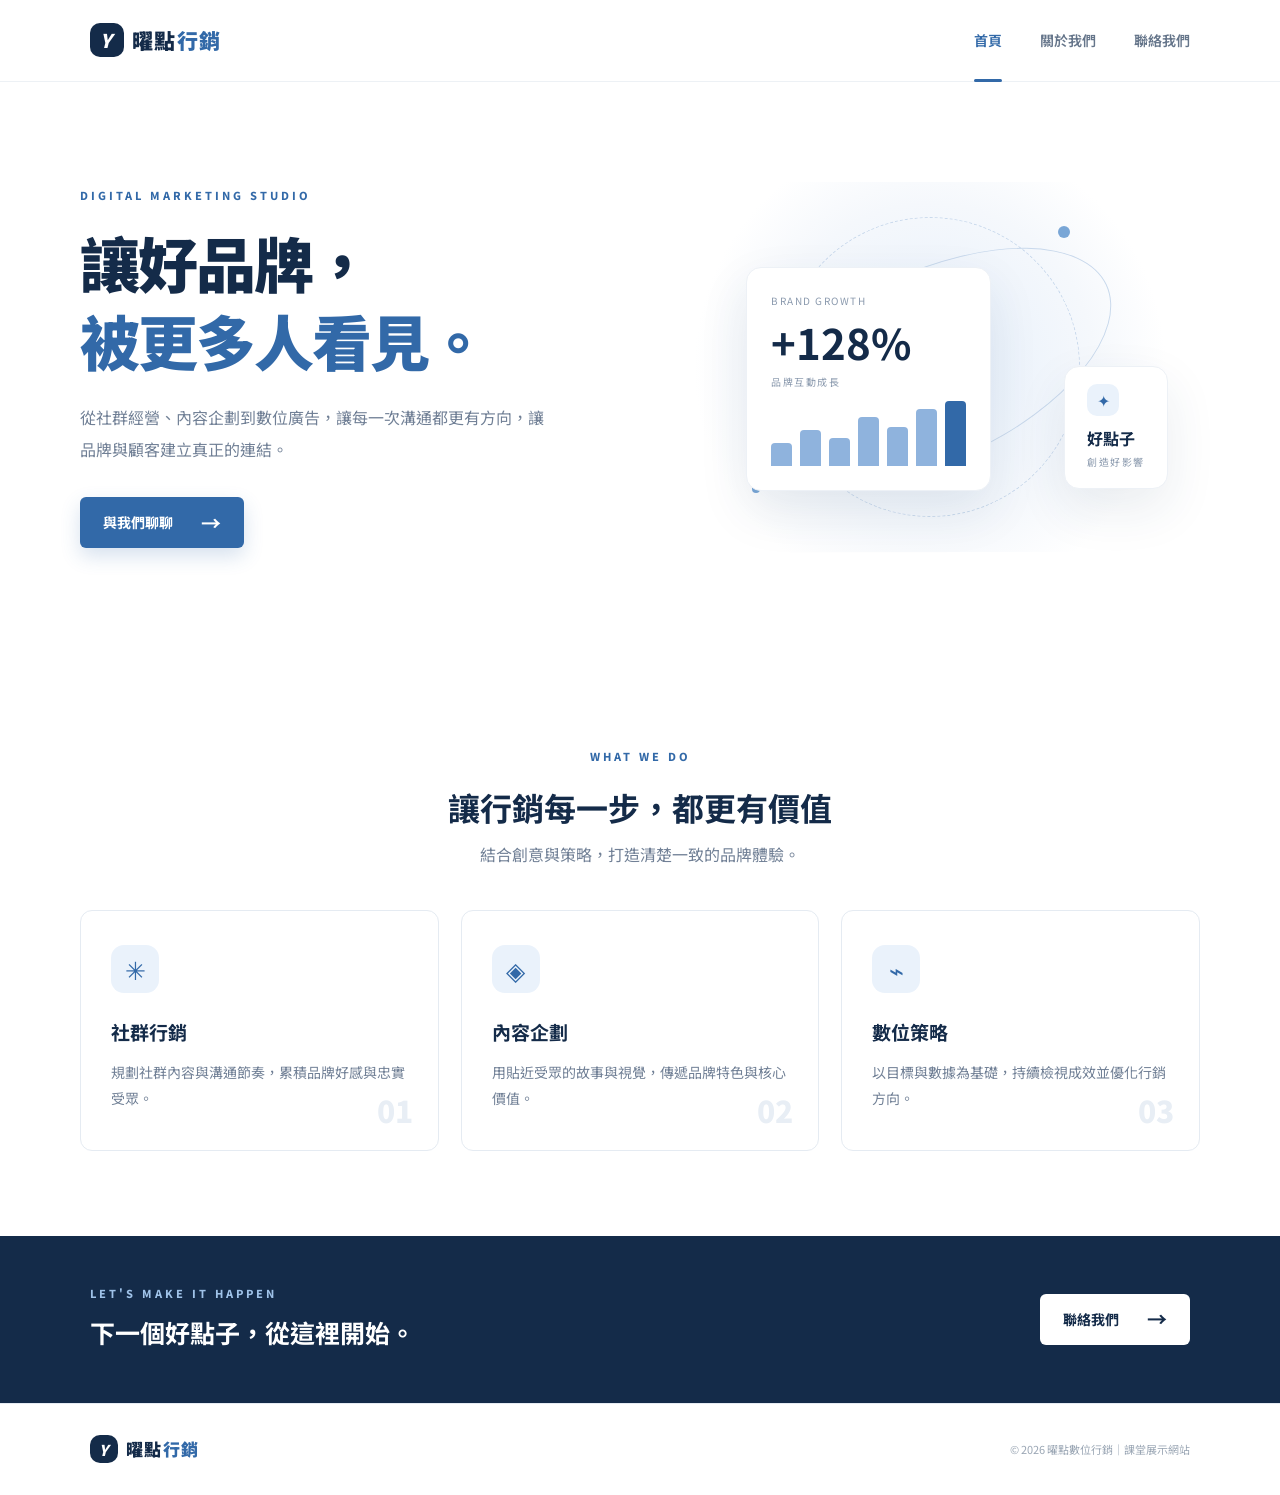
<file: index.html>
<!DOCTYPE html>
<html lang="zh-Hant">
<head>
  <meta charset="UTF-8">
  <meta name="viewport" content="width=device-width, initial-scale=1.0">
  <meta name="description" content="用策略、內容與數據，讓品牌被更多人看見。">
  <title>曜點數位行銷｜首頁</title>
  <link rel="stylesheet" href="style.css">
</head>
<body>
  <header class="site-header">
    <a class="logo" href="index.html"><span class="logo-mark">Y</span> 曜點<span>行銷</span></a>
    <nav>
      <a class="active" href="index.html">首頁</a>
      <a href="about.html">關於我們</a>
      <a href="contact.html">聯絡我們</a>
    </nav>
  </header>

  <main>
    <section class="hero">
      <div class="hero-content">
        <p class="eyebrow">DIGITAL MARKETING STUDIO</p>
        <h1>讓好品牌，<br><span>被更多人看見。</span></h1>
        <p class="hero-copy">從社群經營、內容企劃到數位廣告，讓每一次溝通都更有方向，讓品牌與顧客建立真正的連結。</p>
        <a class="button" href="contact.html">與我們聊聊 <span>→</span></a>
      </div>
      <div class="hero-art" aria-label="數位行銷概念插圖">
        <div class="orbit orbit-one"></div><div class="orbit orbit-two"></div>
        <div class="art-card card-main"><span class="mini-label">BRAND GROWTH</span><strong>+128%</strong><small>品牌互動成長</small><div class="bars"><i></i><i></i><i></i><i></i><i></i><i></i><i></i></div></div>
        <div class="art-card card-float"><span class="bubble">✦</span><strong>好點子</strong><small>創造好影響</small></div>
        <div class="art-dot dot-one"></div><div class="art-dot dot-two"></div>
      </div>
    </section>

    <section class="section">
      <div class="section-heading">
        <p class="eyebrow">WHAT WE DO</p>
        <h2>讓行銷每一步，都更有價值</h2>
        <p>結合創意與策略，打造清楚一致的品牌體驗。</p>
      </div>
      <div class="service-grid">
        <article class="service-card"><div class="service-icon">✳</div><h3>社群行銷</h3><p>規劃社群內容與溝通節奏，累積品牌好感與忠實受眾。</p><span class="card-number">01</span></article>
        <article class="service-card"><div class="service-icon">◈</div><h3>內容企劃</h3><p>用貼近受眾的故事與視覺，傳遞品牌特色與核心價值。</p><span class="card-number">02</span></article>
        <article class="service-card"><div class="service-icon">⌁</div><h3>數位策略</h3><p>以目標與數據為基礎，持續檢視成效並優化行銷方向。</p><span class="card-number">03</span></article>
      </div>
    </section>

    <section class="cta-band"><div><p class="eyebrow">LET'S MAKE IT HAPPEN</p><h2>下一個好點子，從這裡開始。</h2></div><a class="button button-light" href="contact.html">聯絡我們 <span>→</span></a></section>
  </main>
  <footer><a class="logo footer-logo" href="index.html"><span class="logo-mark">Y</span> 曜點<span>行銷</span></a><p>© 2026 曜點數位行銷｜課堂展示網站</p></footer>
</body>
</html>
</file>
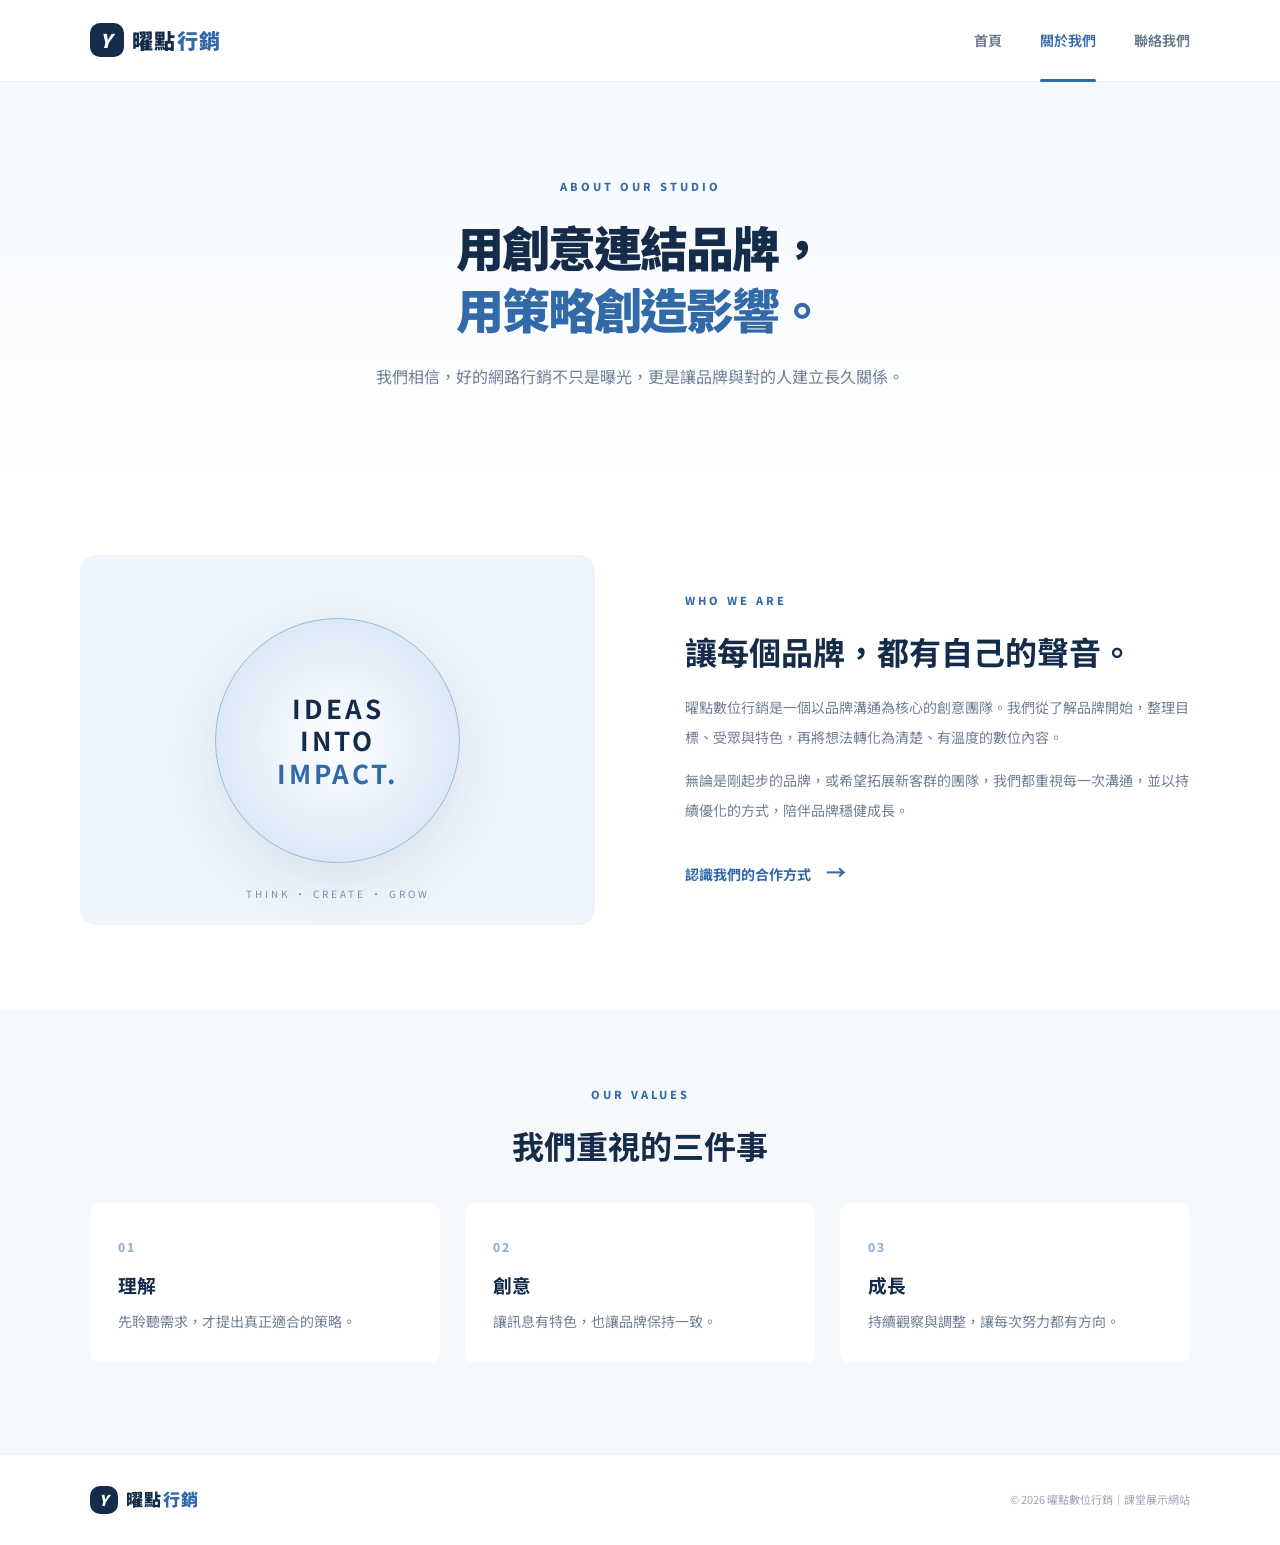
<file: about.html>
<!DOCTYPE html>
<html lang="zh-Hant">
<head>
  <meta charset="UTF-8">
  <meta name="viewport" content="width=device-width, initial-scale=1.0">
  <title>曜點數位行銷｜關於我們</title>
  <link rel="stylesheet" href="style.css">
</head>
<body>
  <header class="site-header">
    <a class="logo" href="index.html"><span class="logo-mark">Y</span> 曜點<span>行銷</span></a>
    <nav><a href="index.html">首頁</a><a class="active" href="about.html">關於我們</a><a href="contact.html">聯絡我們</a></nav>
  </header>
  <main>
    <section class="page-hero">
      <p class="eyebrow">ABOUT OUR STUDIO</p>
      <h1>用創意連結品牌，<br><span>用策略創造影響。</span></h1>
      <p>我們相信，好的網路行銷不只是曝光，更是讓品牌與對的人建立長久關係。</p>
    </section>
    <section class="about-layout section">
      <div class="about-visual"><div class="visual-circle"><span>IDEAS<br>INTO<br><b>IMPACT.</b></span></div><div class="visual-caption">THINK · CREATE · GROW</div></div>
      <div class="about-copy"><p class="eyebrow">WHO WE ARE</p><h2>讓每個品牌，都有自己的聲音。</h2><p>曜點數位行銷是一個以品牌溝通為核心的創意團隊。我們從了解品牌開始，整理目標、受眾與特色，再將想法轉化為清楚、有溫度的數位內容。</p><p>無論是剛起步的品牌，或希望拓展新客群的團隊，我們都重視每一次溝通，並以持續優化的方式，陪伴品牌穩健成長。</p><a class="text-link" href="contact.html">認識我們的合作方式 <span>→</span></a></div>
    </section>
    <section class="values-section">
      <div class="section-heading"><p class="eyebrow">OUR VALUES</p><h2>我們重視的三件事</h2></div>
      <div class="value-grid">
        <article><span>01</span><h3>理解</h3><p>先聆聽需求，才提出真正適合的策略。</p></article>
        <article><span>02</span><h3>創意</h3><p>讓訊息有特色，也讓品牌保持一致。</p></article>
        <article><span>03</span><h3>成長</h3><p>持續觀察與調整，讓每次努力都有方向。</p></article>
      </div>
    </section>
  </main>
  <footer><a class="logo footer-logo" href="index.html"><span class="logo-mark">Y</span> 曜點<span>行銷</span></a><p>© 2026 曜點數位行銷｜課堂展示網站</p></footer>
</body>
</html>
</file>
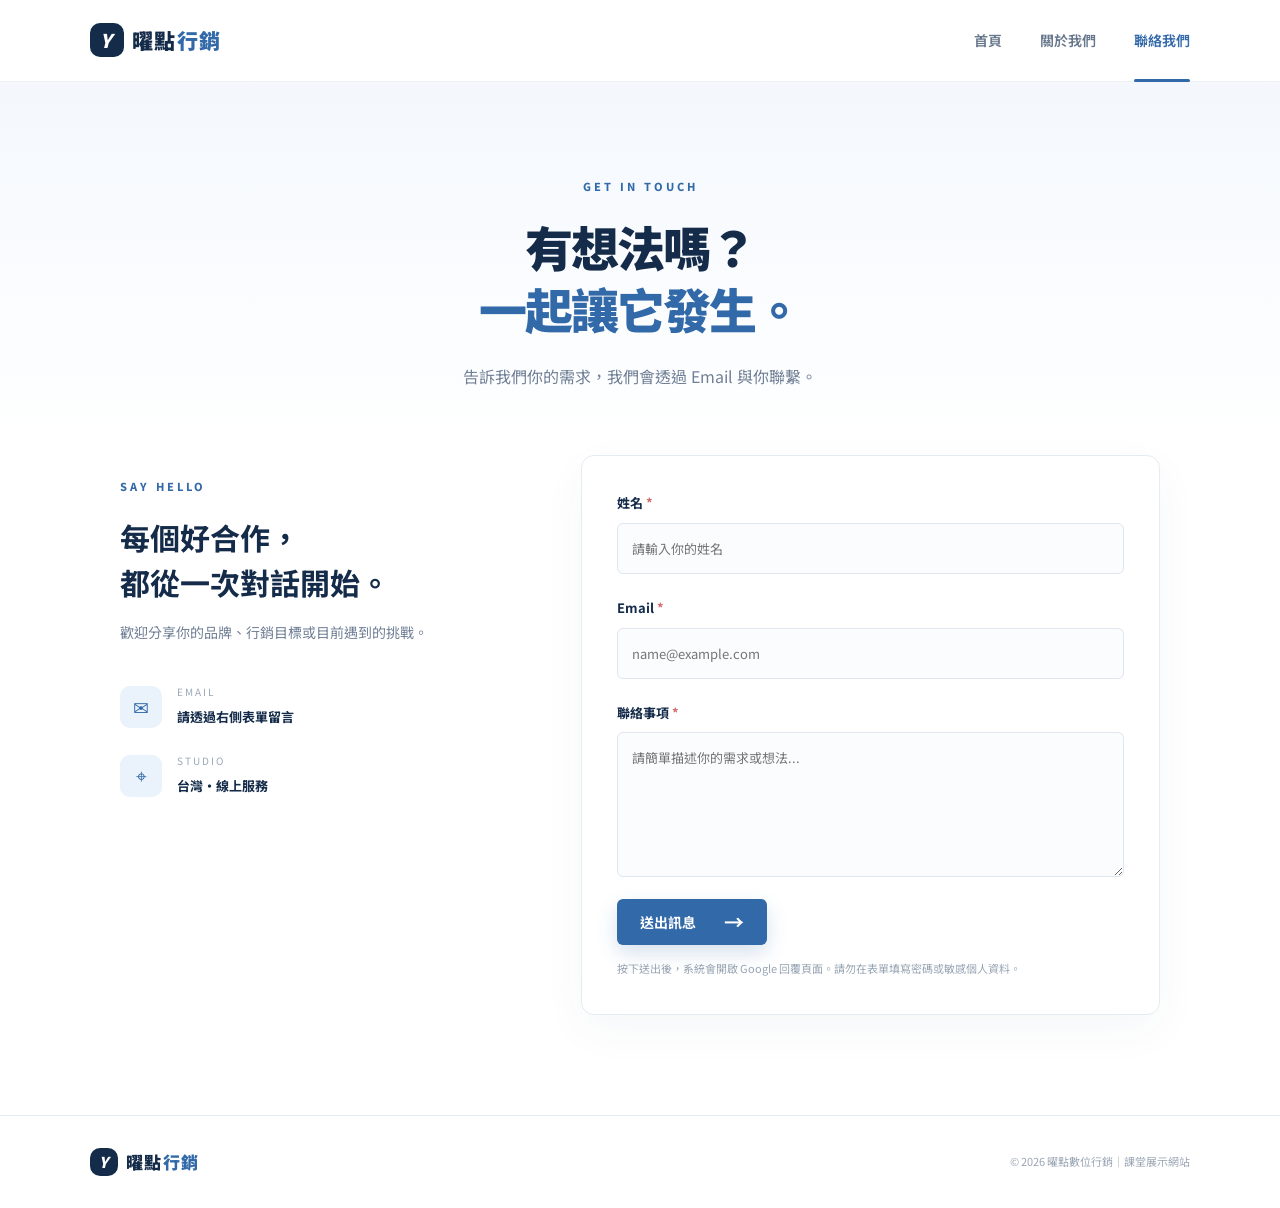
<file: contact.html>
<!DOCTYPE html>
<html lang="zh-Hant">
<head>
  <meta charset="UTF-8">
  <meta name="viewport" content="width=device-width, initial-scale=1.0">
  <title>曜點數位行銷｜聯絡我們</title>
  <link rel="stylesheet" href="style.css">
</head>
<body>
  <header class="site-header">
    <a class="logo" href="index.html"><span class="logo-mark">Y</span> 曜點<span>行銷</span></a>
    <nav><a href="index.html">首頁</a><a href="about.html">關於我們</a><a class="active" href="contact.html">聯絡我們</a></nav>
  </header>
  <main>
    <section class="page-hero contact-hero">
      <p class="eyebrow">GET IN TOUCH</p>
      <h1>有想法嗎？<br><span>一起讓它發生。</span></h1>
      <p>告訴我們你的需求，我們會透過 Email 與你聯繫。</p>
    </section>
    <section class="contact-wrap">
      <aside class="contact-info">
        <p class="eyebrow">SAY HELLO</p><h2>每個好合作，<br>都從一次對話開始。</h2>
        <p>歡迎分享你的品牌、行銷目標或目前遇到的挑戰。</p>
        <div class="info-line"><span>✉</span><div><small>EMAIL</small><strong>請透過右側表單留言</strong></div></div>
        <div class="info-line"><span>⌖</span><div><small>STUDIO</small><strong>台灣・線上服務</strong></div></div>
      </aside>
      <form class="contact-form" action="請替換成你的_Google_Apps_Script_網頁應用程式網址" method="post" target="_blank">
        <label for="name">姓名 <em>*</em></label>
        <input id="name" name="name" type="text" placeholder="請輸入你的姓名" required maxlength="80">
        <label for="email">Email <em>*</em></label>
        <input id="email" name="email" type="email" placeholder="name@example.com" required maxlength="120">
        <label for="message">聯絡事項 <em>*</em></label>
        <textarea id="message" name="message" rows="5" placeholder="請簡單描述你的需求或想法..." required maxlength="3000"></textarea>
        <!-- 隱藏欄位：簡易防垃圾訊息，正常使用者不需填寫 -->
        <div class="hp-field" aria-hidden="true"><label for="website">Website</label><input id="website" name="website" type="text" tabindex="-1" autocomplete="off"></div>
        <button class="button submit-button" type="submit">送出訊息 <span>→</span></button>
        <p class="form-note">按下送出後，系統會開啟 Google 回覆頁面。請勿在表單填寫密碼或敏感個人資料。</p>
      </form>
    </section>
  </main>
  <footer><a class="logo footer-logo" href="index.html"><span class="logo-mark">Y</span> 曜點<span>行銷</span></a><p>© 2026 曜點數位行銷｜課堂展示網站</p></footer>
</body>
</html>
</file>
<file: style.css>
@import url('https://fonts.googleapis.com/css2?family=Noto+Sans+TC:wght@400;500;600;700;800;900&display=swap');
:root{--navy:#142b49;--blue:#3269a8;--sky:#eaf2fb;--ink:#1c2b3d;--muted:#718096;--line:#e5ebf2;--white:#fff}
*{box-sizing:border-box}html{scroll-behavior:smooth}body{margin:0;font-family:'Noto Sans TC',sans-serif;color:var(--ink);background:#fff;line-height:1.8}a{text-decoration:none;color:inherit}.site-header{height:82px;padding:0 max(7%,calc((100% - 1160px)/2));display:flex;align-items:center;justify-content:space-between;border-bottom:1px solid #edf1f5;background:#fff}.logo{font-size:21px;font-weight:900;letter-spacing:1px;color:var(--navy);display:flex;align-items:center;gap:8px}.logo>span:last-child{color:var(--blue);margin-left:-7px}.logo-mark{width:34px;height:34px;background:var(--navy);color:#fff;border-radius:10px;display:grid;place-items:center;font-size:19px;font-style:italic}.site-header nav{display:flex;gap:38px}.site-header nav a{font-size:14px;color:#65758a;font-weight:600;position:relative}.site-header nav a:hover,.site-header nav a.active{color:var(--blue)}.site-header nav a.active:after{content:'';position:absolute;bottom:-29px;left:0;width:100%;height:3px;background:var(--blue);border-radius:5px}
.hero{max-width:1160px;margin:auto;min-height:580px;padding:90px 20px 100px;display:grid;grid-template-columns:1fr 1fr;align-items:center;gap:40px}.eyebrow{font-size:11px;letter-spacing:3px;color:var(--blue);font-weight:800;margin:0 0 18px}.hero h1,.page-hero h1{font-size:clamp(40px,5vw,60px);line-height:1.3;letter-spacing:-2px;color:var(--navy);margin:0 0 22px;font-weight:900}.hero h1 span,.page-hero h1 span{color:var(--blue)}.hero-copy{color:var(--muted);max-width:470px;line-height:2;margin-bottom:32px}.button{display:inline-flex;align-items:center;gap:28px;background:var(--blue);color:#fff;padding:13px 23px;border-radius:6px;font-size:14px;font-weight:700;box-shadow:0 8px 20px #3269a833;transition:.2s;border:0;cursor:pointer}.button:hover{background:var(--navy);transform:translateY(-2px)}.button span{font-size:20px;line-height:1}
.hero-art{height:370px;position:relative;display:grid;place-items:center;background:radial-gradient(circle,#e5effb 0,#f5f8fc 50%,transparent 72%)}.orbit{position:absolute;border:1px solid #c9d9ec;border-radius:50%;transform:rotate(-25deg)}.orbit-one{width:390px;height:190px}.orbit-two{width:300px;height:300px;border-style:dashed}.art-card{position:absolute;background:#fff;border:1px solid #edf1f6;border-radius:15px;box-shadow:0 20px 50px #1c3b5c18;padding:24px}.card-main{width:245px;left:16%;top:23%;z-index:2}.mini-label,.art-card small{display:block;color:#8b9aae;font-size:10px;letter-spacing:1.5px}.card-main strong{display:block;font-size:42px;color:var(--navy);line-height:1.5}.bars{height:65px;display:flex;align-items:end;gap:8px;margin-top:10px}.bars i{display:block;flex:1;border-radius:4px 4px 0 0;background:#8fb3dd;height:35%}.bars i:nth-child(2){height:55%}.bars i:nth-child(3){height:43%}.bars i:nth-child(4){height:75%}.bars i:nth-child(5){height:60%}.bars i:nth-child(6){height:88%}.bars i:nth-child(7){height:100%;background:var(--blue)}.card-float{right:6%;bottom:17%;z-index:3;padding:17px 22px}.card-float strong{display:block;color:var(--navy)}.bubble{display:grid;place-items:center;width:32px;height:32px;background:#eaf2fb;color:var(--blue);border-radius:10px;margin-bottom:8px}.art-dot{position:absolute;width:12px;height:12px;border-radius:50%;background:#79a6d6}.dot-one{top:12%;right:24%}.dot-two{bottom:16%;left:17%;width:8px;height:8px}
.section{max-width:1160px;margin:auto;padding:85px 20px}.section-heading{text-align:center;margin-bottom:42px}.section-heading h2,.about-copy h2{font-size:32px;color:var(--navy);margin:0 0 10px;line-height:1.4}.section-heading>p:last-child{color:var(--muted);margin:0}.service-grid{display:grid;grid-template-columns:repeat(3,1fr);gap:22px}.service-card{position:relative;padding:34px 30px 38px;border:1px solid var(--line);border-radius:12px;transition:.25s;background:#fff;overflow:hidden}.service-card:hover{transform:translateY(-5px);box-shadow:0 16px 40px #1c3b5c12;border-color:#cbd9e8}.service-icon{width:48px;height:48px;border-radius:13px;background:var(--sky);color:var(--blue);display:grid;place-items:center;font-size:25px;margin-bottom:22px}.service-card h3{color:var(--navy);margin:0 0 9px;font-size:19px}.service-card p{font-size:14px;color:var(--muted);margin:0;line-height:1.9}.card-number{position:absolute;right:25px;bottom:13px;color:#e8eef5;font-size:30px;font-weight:900}.cta-band{background:var(--navy);padding:48px max(7%,calc((100% - 1120px)/2));display:flex;justify-content:space-between;align-items:center;color:#fff}.cta-band .eyebrow{color:#9fc2e8;margin-bottom:6px}.cta-band h2{font-size:25px;margin:0}.button-light{background:#fff;color:var(--navy);box-shadow:none}.button-light:hover{background:#eaf2fb;color:var(--navy)}
.page-hero{padding:95px 20px 80px;text-align:center;background:linear-gradient(180deg,#f4f8fd,#fff)}.page-hero h1{font-size:48px}.page-hero>p:last-child{color:var(--muted);max-width:600px;margin:0 auto}.about-layout{display:grid;grid-template-columns:1fr 1fr;align-items:center;gap:90px}.about-visual{height:370px;background:#edf4fb;border-radius:16px;display:grid;place-items:center;position:relative;overflow:hidden}.visual-circle{width:245px;height:245px;border:1px solid #9bb8d7;border-radius:50%;display:grid;place-items:center;background:radial-gradient(circle,#fff 0,#dce9f7 70%);box-shadow:0 20px 50px #24476a18}.visual-circle span{font-size:26px;line-height:1.25;letter-spacing:3px;font-weight:700;color:var(--navy);text-align:center}.visual-circle b{color:var(--blue)}.visual-caption{position:absolute;bottom:22px;font-size:10px;letter-spacing:3px;color:#7890aa}.about-copy h2{margin-bottom:20px}.about-copy>p:not(.eyebrow){font-size:14px;color:var(--muted);line-height:2.1}.text-link{display:inline-block;color:var(--blue);font-size:14px;font-weight:700;margin-top:15px}.text-link span{font-size:20px;margin-left:12px}.values-section{background:#f6f9fc;padding:75px 7% 90px}.values-section .section-heading{margin-bottom:35px}.value-grid{max-width:1100px;margin:auto;display:grid;grid-template-columns:repeat(3,1fr);gap:25px}.value-grid article{background:#fff;padding:28px;border-radius:10px}.value-grid article>span{color:#8eafd2;font-size:12px;font-weight:800;letter-spacing:2px}.value-grid h3{color:var(--navy);margin:8px 0}.value-grid p{font-size:14px;color:var(--muted);margin:0}
.contact-hero{padding-bottom:65px}.contact-wrap{max-width:1080px;margin:0 auto 100px;padding:0 20px;display:grid;grid-template-columns:.8fr 1.2fr;gap:75px}.contact-info{padding-top:22px}.contact-info h2{font-size:30px;line-height:1.5;color:var(--navy);margin:0 0 15px}.contact-info>p:not(.eyebrow){color:var(--muted);font-size:14px;margin-bottom:38px}.info-line{display:flex;align-items:center;gap:15px;margin:22px 0}.info-line>span{width:42px;height:42px;border-radius:10px;background:var(--sky);color:var(--blue);display:grid;place-items:center;font-size:19px}.info-line small{display:block;color:#9aa8b8;font-size:10px;letter-spacing:2px}.info-line strong{font-size:13px;color:var(--navy)}.contact-form{padding:35px;background:#fff;border:1px solid var(--line);border-radius:13px;box-shadow:0 15px 45px #1c3b5c0b}.contact-form label{display:block;color:var(--navy);font-size:13px;font-weight:700;margin:0 0 8px}.contact-form em{color:#d46a6a;font-style:normal}.contact-form input,.contact-form textarea{display:block;width:100%;padding:13px 14px;border:1px solid #dfe6ee;border-radius:6px;font:inherit;font-size:13px;margin-bottom:22px;outline:none;background:#fbfcfe}.contact-form input:focus,.contact-form textarea:focus{border-color:#7ca4d0;box-shadow:0 0 0 3px #eaf2fb}.contact-form textarea{resize:vertical}.submit-button{font-family:inherit}.form-note{font-size:11px;color:#98a5b4;margin:14px 0 0}.hp-field{position:absolute;left:-5000px;width:1px;height:1px;overflow:hidden}footer{border-top:1px solid var(--line);padding:25px max(7%,calc((100% - 1160px)/2));display:flex;align-items:center;justify-content:space-between}footer p{font-size:11px;color:#9aa6b4}.footer-logo{font-size:17px}.footer-logo .logo-mark{width:28px;height:28px;font-size:15px}
@media(max-width:760px){.site-header{height:auto;min-height:75px;padding:15px 5%;gap:15px;flex-wrap:wrap}.site-header nav{gap:20px}.site-header nav a.active:after{bottom:-8px}.hero{grid-template-columns:1fr;padding:65px 7% 55px;gap:5px}.hero-art{height:300px}.card-main{left:12%}.card-float{right:5%}.section{padding:60px 7%}.service-grid,.value-grid{grid-template-columns:1fr}.cta-band{padding:38px 7%;gap:20px;align-items:flex-start;flex-direction:column}.page-hero{padding:65px 7% 55px}.page-hero h1{font-size:39px}.about-layout{grid-template-columns:1fr;gap:35px}.about-visual{height:300px}.contact-wrap{grid-template-columns:1fr;gap:25px;margin-bottom:65px}.contact-form{padding:25px 20px}footer{padding:22px 6%;gap:12px;flex-direction:column;align-items:flex-start}footer p{margin:0}}
</file>
